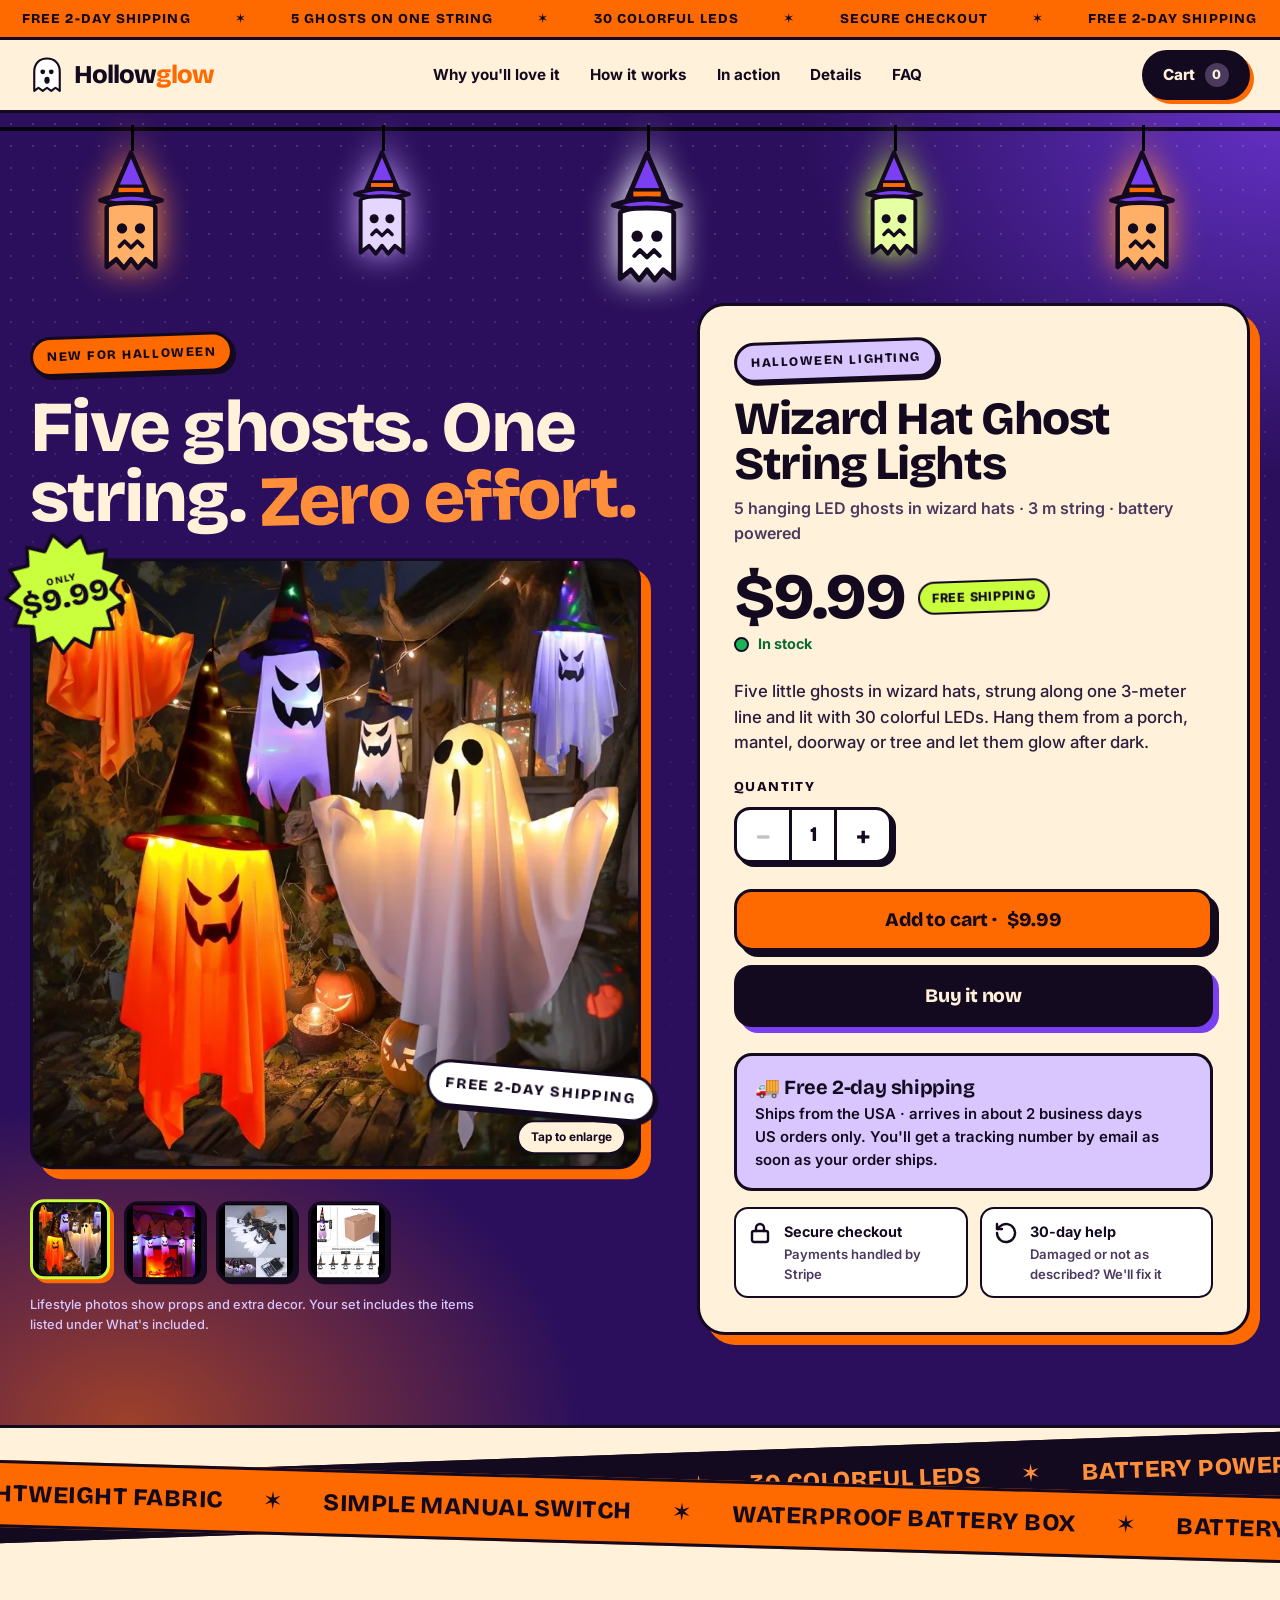
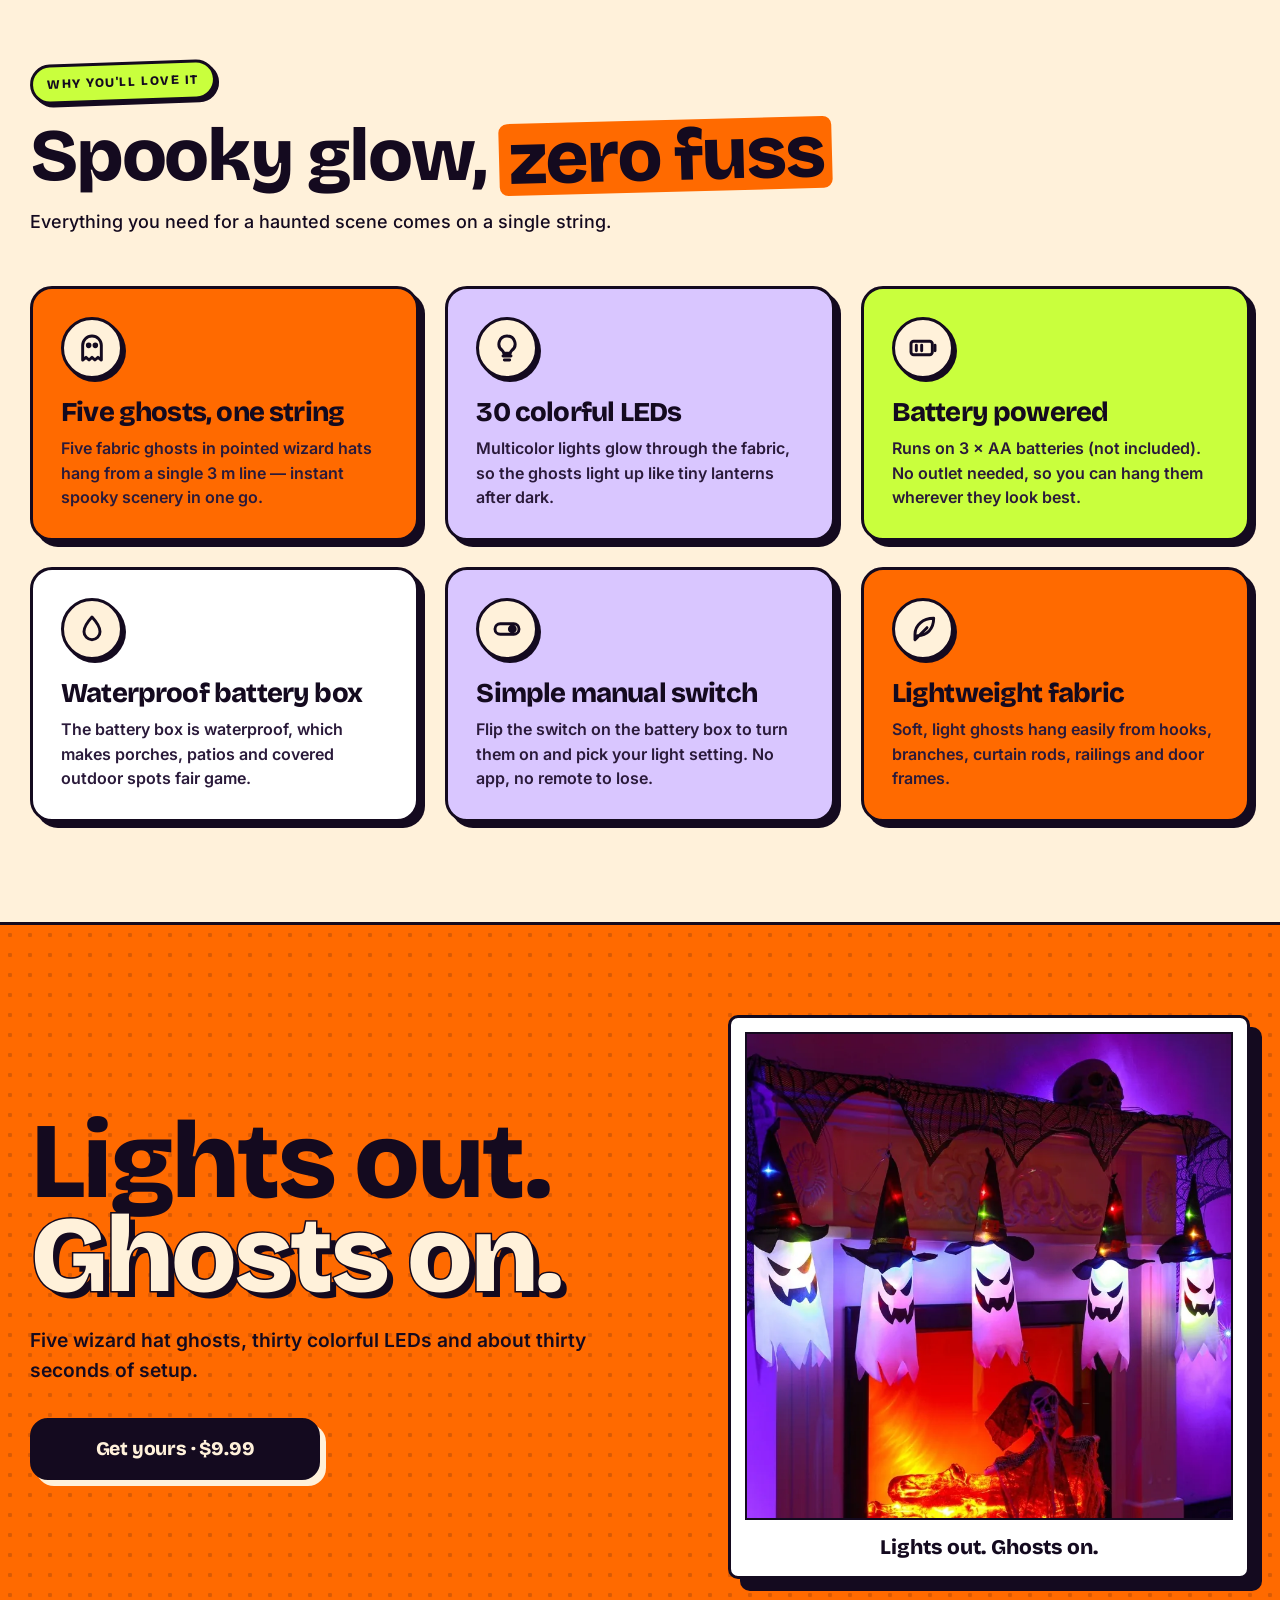
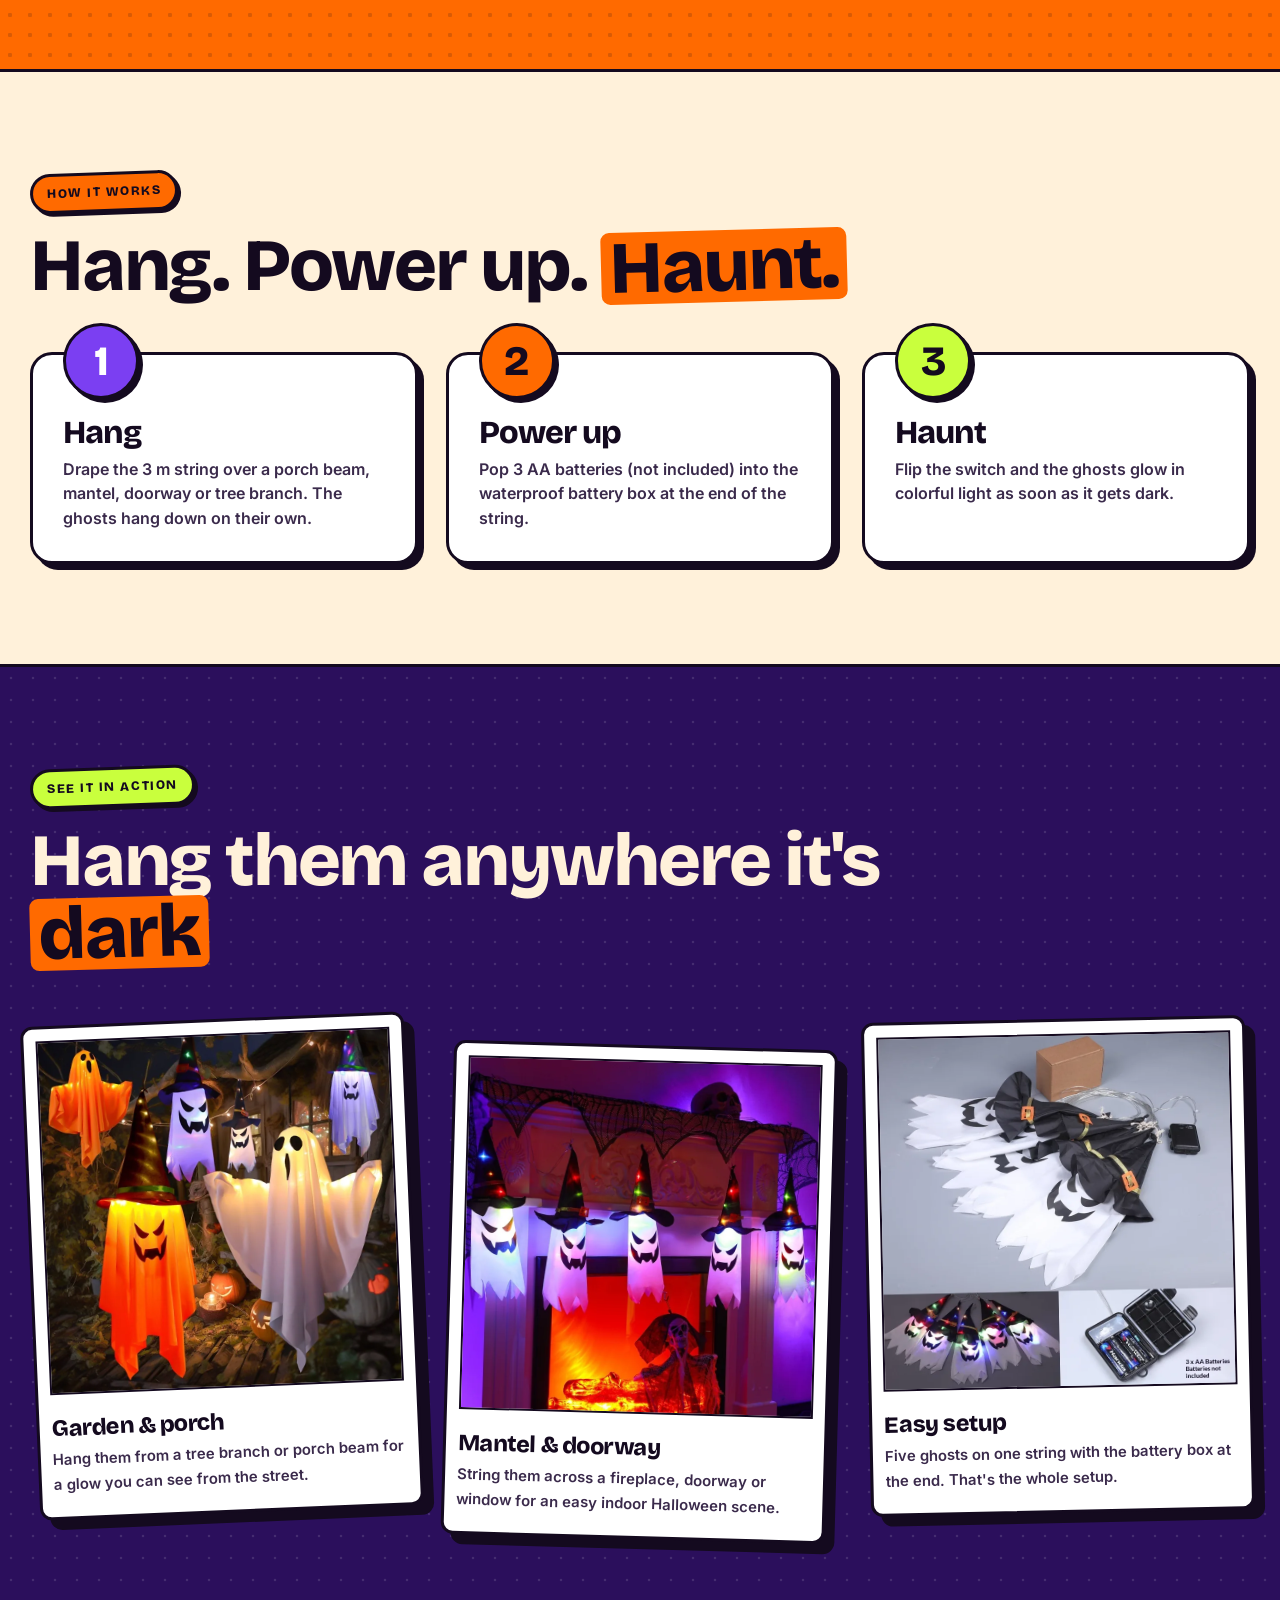
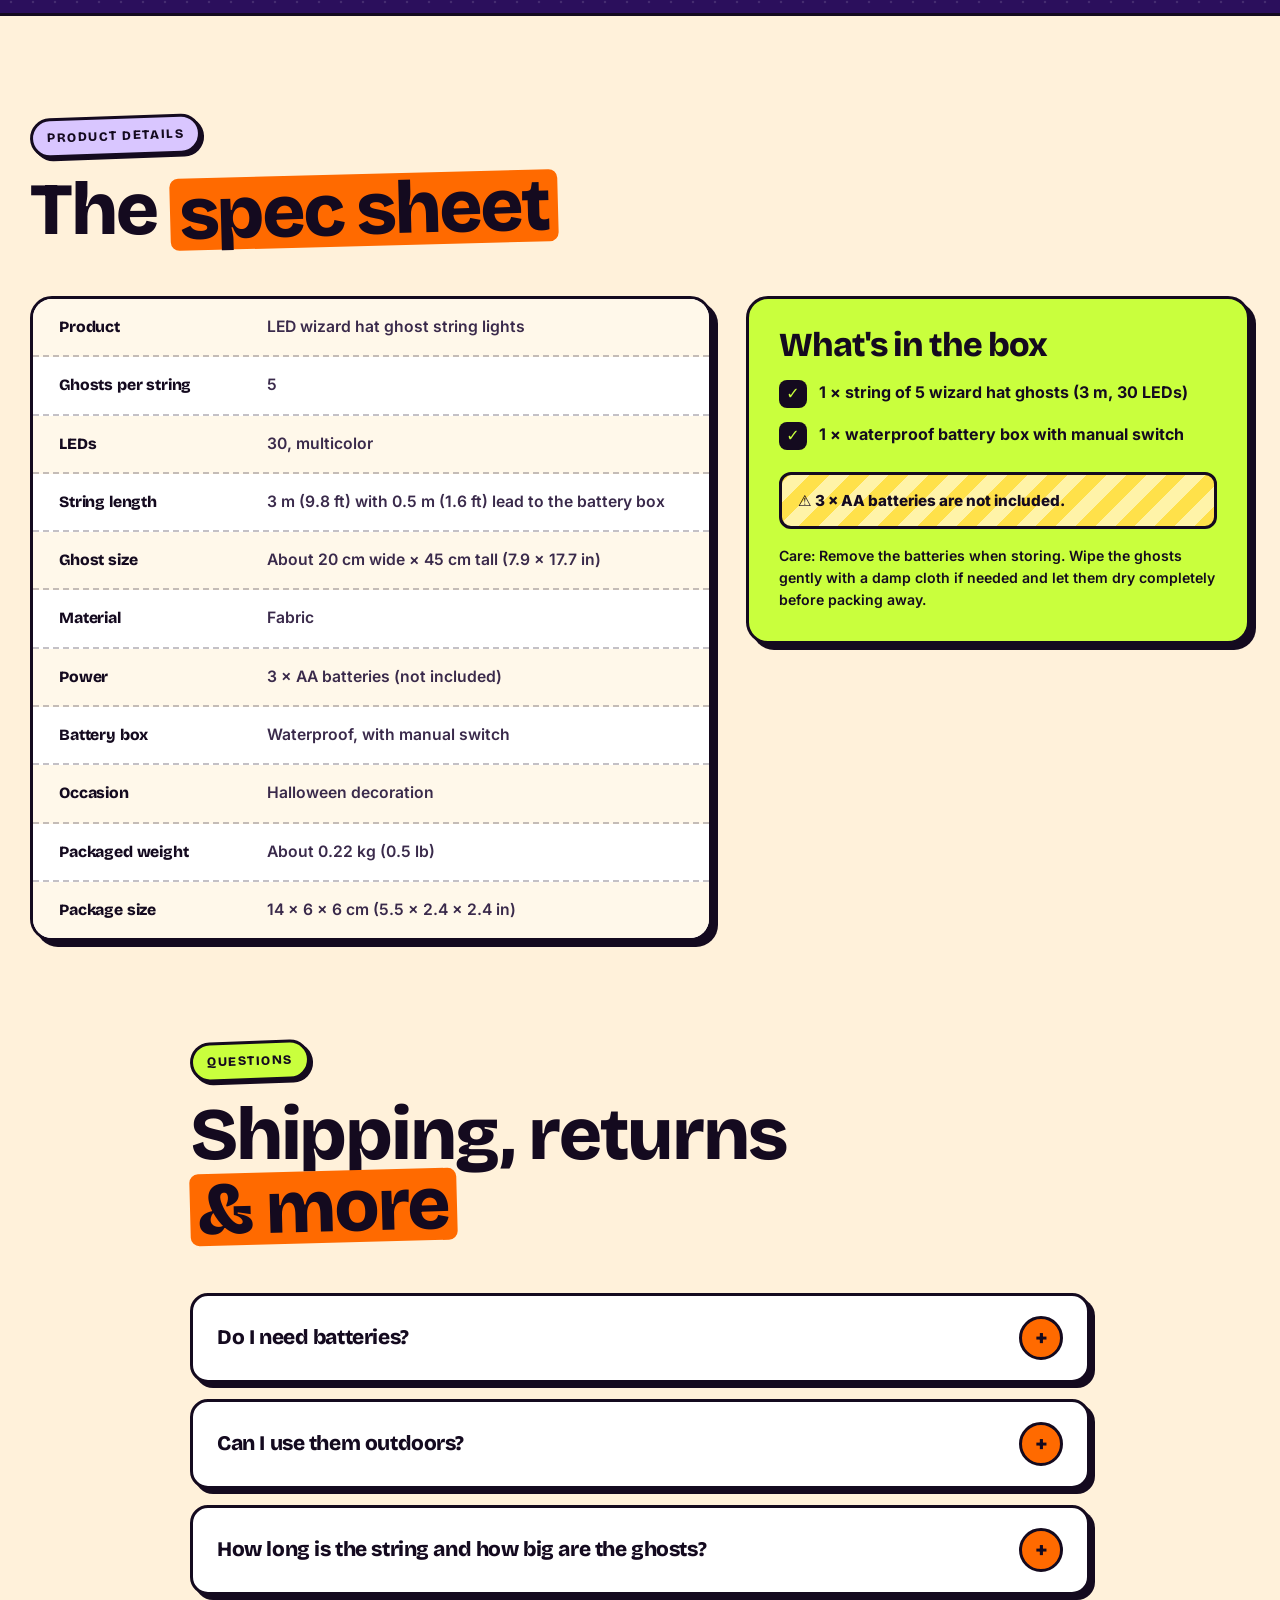
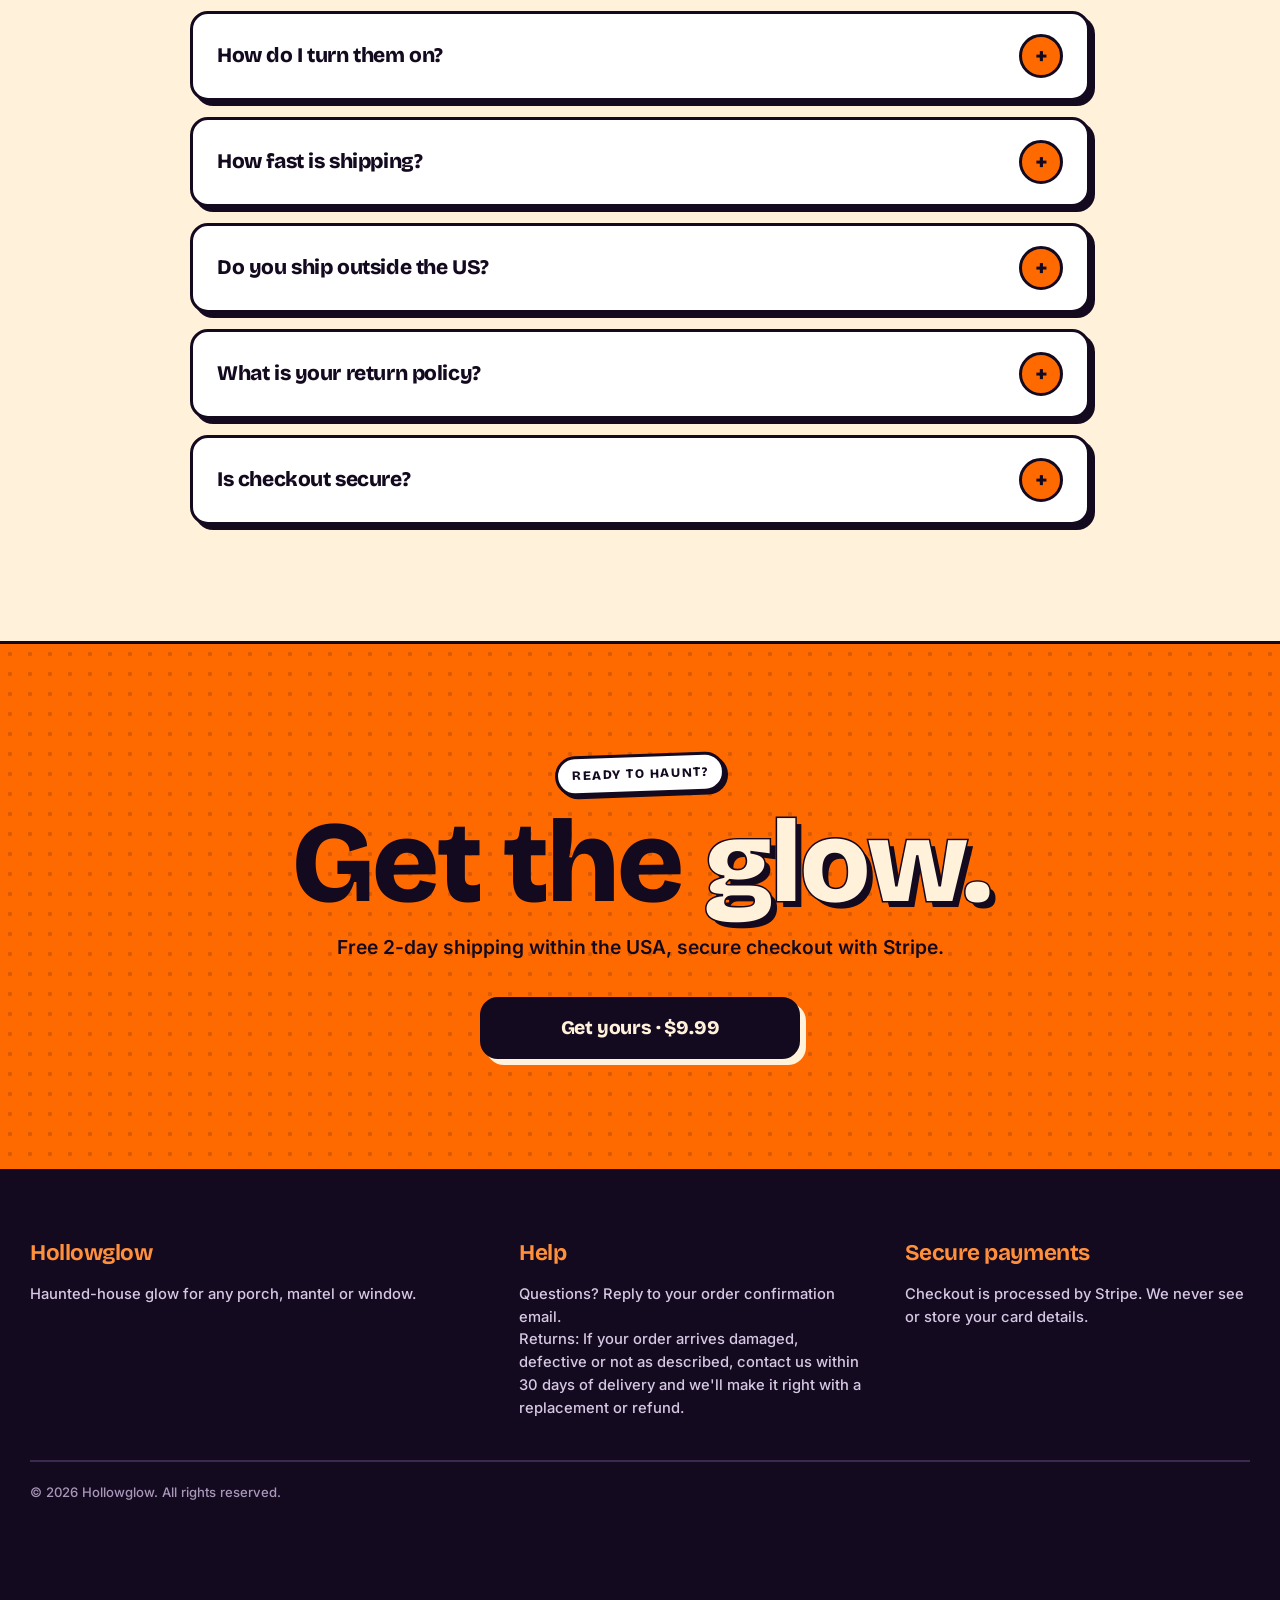
<file: index.html>
<!doctype html>
<html lang="en">
<head>
<meta charset="utf-8">
<meta name="viewport" content="width=device-width,initial-scale=1,viewport-fit=cover">
<title>Wizard Hat Ghost String Lights – 5 LED Halloween Ghosts | Hollowglow</title>
<meta name="description" content="Hang 5 glowing wizard hat ghosts on one 3 m string with 30 colorful LEDs. Battery powered with a waterproof battery box. $9.99 with free 2-day US shipping.">
<meta name="theme-color" content="#ff6a00">
<meta property="og:type" content="product">
<meta property="og:title" content="Wizard Hat Ghost String Lights – Hollowglow">
<meta property="og:description" content="5 hanging LED ghosts in wizard hats on a 3 m string. Battery powered. $9.99 with free 2-day US shipping.">
<meta property="og:image" content="images/ghosts-night.jpg">
<meta name="twitter:card" content="summary_large_image">
<link rel="icon" href="data:image/svg+xml,%3Csvg xmlns='http://www.w3.org/2000/svg' viewBox='0 0 100 100'%3E%3Ctext y='.9em' font-size='90'%3E%F0%9F%91%BB%3C/text%3E%3C/svg%3E">
<link rel="preload" href="fonts/bricolage.woff2" as="font" type="font/woff2" crossorigin>
<link rel="preload" href="fonts/inter.woff2" as="font" type="font/woff2" crossorigin>
<link rel="preload" as="image" href="images/ghosts-night.webp">
<link rel="stylesheet" href="css/style.css">
</head>
<body>
<svg width="0" height="0" style="position:absolute" aria-hidden="true">
  <symbol id="ghost" viewBox="0 0 64 72"><path d="M8 66V30C8 14 18 5 32 5s24 9 24 25v36l-8-6-8 6-8-6-8 6-8-6z" fill="#fff" stroke="#140a1f" stroke-width="4" stroke-linejoin="round"/><circle cx="24" cy="30" r="4.5" fill="#140a1f"/><circle cx="40" cy="30" r="4.5" fill="#140a1f"/><ellipse cx="32" cy="46" rx="5" ry="6.5" fill="#140a1f"/></symbol>
  <symbol id="gw" viewBox="0 0 64 104">
    <path d="M32 3 47 38H17z" fill="#7b3ff2" stroke="#140a1f" stroke-width="3.5" stroke-linejoin="round"/>
    <rect x="21" y="29" width="22" height="6" fill="#ff6a00" stroke="#140a1f" stroke-width="2.5"/>
    <path d="M8 40q24-9 48 0q-24 7-48 0z" fill="#7b3ff2" stroke="#140a1f" stroke-width="3.5" stroke-linejoin="round"/>
    <path d="M13 46q0-4 19-4t19 4v46l-7.5-6-6 7-5.5-7-5.5 7-6-7-7.5 6z" fill="currentColor" stroke="#140a1f" stroke-width="3.5" stroke-linejoin="round"/>
    <circle cx="25" cy="62" r="4" fill="#140a1f"/><circle cx="39" cy="62" r="4" fill="#140a1f"/>
    <path d="M23 76l4-4 5 5 5-5 4 4" fill="none" stroke="#140a1f" stroke-width="3" stroke-linecap="round" stroke-linejoin="round"/>
  </symbol>
</svg>

<div class="top-tape" aria-label="Announcement"><div class="track" id="topTrack"></div></div>
<header class="nav">
  <div class="wrap nav-in">
    <a class="logo" href="#top" aria-label="Hollowglow home"><svg aria-hidden="true"><use href="#ghost"/></svg><span>Hollow<em>glow</em></span></a>
    <nav class="links" aria-label="Main"><a href="#love">Why you'll love it</a><a href="#how">How it works</a><a href="#action">In action</a><a href="#details">Details</a><a href="#faq">FAQ</a></nav>
    <button class="cart-btn" id="openCart" aria-label="Open cart">Cart <span class="cart-count" id="cartCount" data-n="0">0</span></button>
  </div>
</header>

<main id="top">
<section class="hero">
  <div class="hang" aria-hidden="true">
    <span class="gh"><svg viewBox="0 0 64 104"><use href="#gw"/></svg></span>
    <span class="gh"><svg viewBox="0 0 64 104"><use href="#gw"/></svg></span>
    <span class="gh"><svg viewBox="0 0 64 104"><use href="#gw"/></svg></span>
    <span class="gh"><svg viewBox="0 0 64 104"><use href="#gw"/></svg></span>
    <span class="gh"><svg viewBox="0 0 64 104"><use href="#gw"/></svg></span>
  </div>
  <div class="wrap product-grid">
    <div class="gallery" aria-label="Product photos">
      <div class="hero-head">
        <span class="tag o" id="heroTag"></span>
        <p class="display" id="heroHead"></p>
      </div>
      <div class="stage-wrap">
      <div class="stage" id="stage" tabindex="0" role="button" aria-label="Open photo full screen">
        <img id="mainImg" width="800" height="800" alt="" fetchpriority="high" decoding="async">
        <button class="arrow prev" id="prev" aria-label="Previous photo">‹</button>
        <button class="arrow next" id="next" aria-label="Next photo">›</button>
        <span class="hint">Tap to enlarge</span>
      </div>
      <div class="burst" aria-hidden="true"><svg id="burstSvg" viewBox="0 0 100 100"></svg><b id="burstPrice"></b></div>
      <span class="tag w ship-sticker" id="shipSticker"></span>
      </div>
      <div class="thumbs" id="thumbs"></div>
      <p class="photo-note" id="photoNote"></p>
    </div>

    <div class="buy" id="buy">
      <span class="tag p">Halloween lighting</span>
      <h1 id="title"></h1>
      <p class="sub" id="subtitle"></p>
      <div class="price-row"><span class="price" id="price"></span><span class="compare" id="compare" hidden></span><span class="save" id="save" hidden></span><span class="freeship" id="freeship" hidden>Free shipping</span></div>
      <span class="stock" id="stock"></span>
      <p class="desc" id="short"></p>
      <div class="field" id="variantField" hidden><span class="lbl">Style</span><div class="chips" id="variants" role="group" aria-label="Style"></div></div>
      <div class="field"><span class="lbl" id="qtyLbl">Quantity</span>
        <div class="qty" role="group" aria-labelledby="qtyLbl"><button id="qMinus" aria-label="Decrease quantity">−</button><output id="qVal" aria-live="polite">1</output><button id="qPlus" aria-label="Increase quantity">+</button></div>
      </div>
      <div class="cta" id="cta">
        <button class="btn btn-primary" id="addBtn">Add to cart · <span id="addPrice"></span></button>
        <button class="btn btn-dark" id="buyBtn">Buy it now</button>
      </div>
      <div class="ship-card"><strong id="shipHead"></strong><span id="shipEst"></span><br><span id="shipNote"></span></div>
      <div class="trust">
        <div><svg viewBox="0 0 24 24" fill="none" stroke="#140a1f" stroke-width="2.4" stroke-linecap="round" stroke-linejoin="round"><rect x="4" y="10" width="16" height="11" rx="2"/><path d="M8 10V7a4 4 0 0 1 8 0v3"/></svg><span><b>Secure checkout</b>Payments handled by Stripe</span></div>
        <div><svg viewBox="0 0 24 24" fill="none" stroke="#140a1f" stroke-width="2.4" stroke-linecap="round" stroke-linejoin="round"><path d="M3 12a9 9 0 1 0 3-6.7L3 8"/><path d="M3 3v5h5"/></svg><span><b>30-day help</b>Damaged or not as described? We'll fix it</span></div>
      </div>
    </div>
  </div>
</section>

<div class="tapes" aria-hidden="true"><div class="tape a"><div class="track" id="tapeA"></div></div><div class="tape b"><div class="track" id="tapeB"></div></div></div>

<section class="block" id="love"><div class="wrap">
  <div class="sec-head reveal"><span class="tag">Why you'll love it</span><h2>Spooky glow, <mark>zero fuss</mark></h2><p>Everything you need for a haunted scene comes on a single string.</p></div>
  <div class="cards" id="features"></div>
</div></section>

<section class="banner" id="banner"><div class="wrap banner-grid">
  <div class="reveal"><h2 id="bannerH"></h2><p id="bannerP"></p><button class="btn" id="bannerBtn"></button></div>
  <figure class="polaroid reveal"><img src="images/mantel-glow.webp" alt="Row of five hanging wizard hat ghosts lit with colorful LEDs above a fireplace" width="800" height="800" loading="lazy"><figcaption>Lights out. Ghosts on.</figcaption></figure>
</div></section>

<section class="block" id="how"><div class="wrap">
  <div class="sec-head reveal"><span class="tag o">How it works</span><h2>Hang. Power up. <mark>Haunt.</mark></h2></div>
  <div class="steps" id="steps"></div>
</div></section>

<section class="block action-sec" id="action"><div class="wrap">
  <div class="sec-head reveal"><span class="tag">See it in action</span><h2>Hang them anywhere it's <mark>dark</mark></h2></div>
  <div class="action" id="inAction"></div>
</div></section>

<section class="block" id="details"><div class="wrap">
  <div class="sec-head reveal"><span class="tag p">Product details</span><h2>The <mark>spec sheet</mark></h2></div>
  <div class="two">
    <dl class="specs reveal" id="specs"></dl>
    <aside class="incl reveal" id="included"></aside>
  </div>
</div></section>

<section class="block" id="faq" style="padding-top:0"><div class="wrap faq-wrap">
  <div class="sec-head reveal"><span class="tag">Questions</span><h2>Shipping, returns <mark>&amp; more</mark></h2></div>
  <div id="faqList"></div>
</div></section>

<section class="final"><div class="wrap reveal">
  <span class="tag w">Ready to haunt?</span>
  <h2>Get the <span>glow.</span></h2>
  <p id="finalP"></p>
  <button class="btn" id="finalBtn"></button>
</div></section>
</main>

<footer class="site"><div class="wrap">
  <div class="foot">
    <div><h4 id="fBrand"></h4><p id="fTag"></p></div>
    <div><h4>Help</h4><p id="fHelp"></p></div>
    <div><h4>Secure payments</h4><p>Checkout is processed by Stripe. We never see or store your card details.</p></div>
  </div>
  <p class="copy" id="fCopy"></p>
</div></footer>

<div class="sticky" id="sticky"><div><div class="p" id="stickyPrice"></div><small id="stickySmall"></small></div><button class="btn btn-primary" id="stickyAdd">Add to cart</button></div>

<div class="scrim" id="scrim"></div>
<aside class="drawer" id="drawer" aria-label="Shopping cart" aria-hidden="true">
  <header><h2>Your cart</h2><button class="x" id="closeCart" aria-label="Close cart">✕</button></header>
  <div class="d-body" id="dBody"></div>
  <div class="d-foot" id="dFoot"></div>
</aside>

<div class="lb" id="lb" role="dialog" aria-modal="true" aria-label="Photo viewer">
  <button class="x" id="lbClose" aria-label="Close">✕</button>
  <button class="arrow prev" id="lbPrev" aria-label="Previous">‹</button>
  <img id="lbImg" alt="">
  <button class="arrow next" id="lbNext" aria-label="Next">›</button>
  <span class="count" id="lbCount"></span>
</div>
<div class="toast" id="toast" role="status"></div>
<noscript><p style="padding:20px;text-align:center">Please enable JavaScript to shop.</p></noscript>
<script src="js/product.js?v=4"></script>
<script src="js/app.js?v=4"></script>
</body>
</html>
</file>
<file: css/style.css>
@font-face{font-family:"Bricolage";src:url("../fonts/bricolage.woff2") format("woff2");font-weight:200 800;font-display:swap}
@font-face{font-family:"Inter";src:url("../fonts/inter.woff2") format("woff2");font-weight:100 900;font-display:swap}
:root{
  --ink:#140a1f; --cream:#fff1da; --cream-2:#ffe2b8; --paper:#fffaf0;
  --orange:#ff6a00; --orange-2:#ff8f3a; --purple:#7b3ff2; --purple-d:#2b0f5c; --lilac:#d9c6ff; --lime:#c9ff3d;
  --b:3px; --r:22px; --hard:6px 6px 0 var(--ink);
  --display:"Bricolage","Arial Black",system-ui,sans-serif; --sans:"Inter",system-ui,-apple-system,"Segoe UI",Roboto,sans-serif;
}
*{box-sizing:border-box;margin:0}
html{scroll-behavior:smooth;-webkit-text-size-adjust:100%;scroll-padding-top:100px}
body{font-family:var(--sans);font-weight:500;color:var(--ink);background:var(--cream);line-height:1.55;overflow-x:hidden;-webkit-font-smoothing:antialiased}
img{max-width:100%;display:block}
a{color:inherit}
button{font:inherit;cursor:pointer;border:0;background:none;color:inherit}
:focus-visible{outline:4px solid var(--purple);outline-offset:3px;border-radius:8px}
.wrap{width:min(1220px,100% - 40px);margin-inline:auto;position:relative;z-index:2}
h1,h2,h3,.display{font-family:var(--display);font-weight:800;line-height:.98;letter-spacing:-.03em}
.tag{display:inline-block;font-family:var(--display);font-weight:800;font-size:.8rem;letter-spacing:.12em;text-transform:uppercase;padding:7px 14px;border:var(--b) solid var(--ink);border-radius:99px;background:var(--lime);color:var(--ink);transform:rotate(-2deg);box-shadow:3px 3px 0 var(--ink)}
.tag.o{background:var(--orange)}.tag.p{background:var(--lilac)}.tag.w{background:#fff}

/* ===== top tape + nav ===== */
.top-tape{background:var(--orange);color:var(--ink);border-bottom:var(--b) solid var(--ink);overflow:hidden;font-family:var(--display);font-weight:800;font-size:.85rem;letter-spacing:.08em;text-transform:uppercase;padding:8px 0;white-space:nowrap}
.top-tape .track{display:flex;width:max-content;animation:marq 30s linear infinite}
.top-tape span{padding:0 22px}
.top-tape span::after{content:"✶";margin-left:44px}
@keyframes marq{to{transform:translateX(-50%)}}
header.nav{position:sticky;top:0;z-index:50;background:var(--cream);border-bottom:var(--b) solid var(--ink)}
.nav-in{display:flex;align-items:center;justify-content:space-between;height:70px}
.logo{display:flex;align-items:center;gap:10px;text-decoration:none;font-family:var(--display);font-weight:800;font-size:1.6rem;letter-spacing:-.04em}
.logo svg{width:34px;height:40px;transition:transform .3s}
.logo:hover svg{transform:rotate(-12deg) scale(1.1)}
.logo em{font-style:normal;color:var(--orange);-webkit-text-stroke:0}
.links{display:flex;gap:26px;font-weight:700;font-size:.95rem}
.links a{text-decoration:none;padding:6px 2px;background:linear-gradient(var(--orange),var(--orange)) 0 100%/0 4px no-repeat;transition:background-size .25s}
.links a:hover{background-size:100% 4px}
.cart-btn{display:flex;align-items:center;gap:10px;padding:10px 18px;border-radius:99px;background:var(--ink);color:var(--cream);font-weight:800;font-size:.95rem;border:var(--b) solid var(--ink);box-shadow:4px 4px 0 var(--orange);transition:transform .15s,box-shadow .15s}
.cart-btn:hover{transform:translate(2px,2px);box-shadow:2px 2px 0 var(--orange)}
.cart-count{min-width:24px;height:24px;border-radius:99px;background:var(--orange);color:var(--ink);font-size:.8rem;display:grid;place-items:center;font-weight:800;padding:0 6px}
.cart-count[data-n="0"]{background:#4a3a5e;color:var(--cream)}
.cart-count.pop{animation:pop .4s}
@keyframes pop{50%{transform:scale(1.5)}}

/* ===== hero ===== */
.hero{position:relative;background:var(--purple-d);color:var(--cream);padding:190px 0 90px;overflow:hidden;isolation:isolate;border-bottom:var(--b) solid var(--ink)}
.hero::before{content:"";position:absolute;inset:0;z-index:-2;background:radial-gradient(700px 500px at 10% 100%,rgba(255,106,0,.55),transparent 65%),radial-gradient(800px 600px at 100% 0,rgba(123,63,242,.7),transparent 60%)}
.hero::after{content:"";position:absolute;inset:0;z-index:-1;background-image:radial-gradient(rgba(255,255,255,.14) 1.4px,transparent 1.6px);background-size:22px 22px;mask-image:linear-gradient(180deg,#000,transparent 85%);-webkit-mask-image:linear-gradient(180deg,#000,transparent 85%)}
.hang{position:absolute;top:0;left:0;right:0;height:210px;z-index:1;pointer-events:none}
.hang::before{content:"";position:absolute;left:-2%;right:-2%;top:14px;height:0;border-top:4px solid #000;opacity:.85}
.gh{position:absolute;top:14px;width:82px;transform-origin:50% 0;animation:sway 4.4s ease-in-out infinite;color:#fff;filter:drop-shadow(0 0 16px var(--g,#ff8f3a))}
.gh::before{content:"";position:absolute;left:50%;top:-2px;height:26px;border-left:3px solid #000}
.gh svg{display:block;width:100%;height:auto;margin-top:22px}
.gh:nth-child(1){left:7%;--g:#ff8f3a;color:#ffb066;animation-delay:-.6s}
.gh:nth-child(2){left:27%;--g:#c9a4ff;color:#e4d6ff;animation-delay:-1.9s;width:72px}
.gh:nth-child(3){left:47%;--g:#ffffff;color:#fff;animation-delay:-3s;width:90px}
.gh:nth-child(4){left:67%;--g:#c9ff3d;color:#e6ffa3;animation-delay:-1.2s;width:72px}
.gh:nth-child(5){left:86%;--g:#ff8f3a;color:#ffb066;animation-delay:-2.4s}
@keyframes sway{0%,100%{transform:rotate(-5deg)}50%{transform:rotate(5deg)}}
.product-grid{display:grid;grid-template-columns:minmax(0,1.05fr) minmax(0,.95fr);gap:56px;align-items:start}
.product-grid>*{min-width:0}
.hero-head{margin-bottom:26px}
.hero-head .display{font-size:clamp(2.6rem,5.6vw,5rem);margin-top:18px;color:var(--cream)}
.hero-head .display span{color:var(--orange-2);display:inline-block;transform:rotate(-1.5deg)}
.gallery{position:sticky;top:96px}
.stage-wrap{position:relative}
.stage{position:relative;aspect-ratio:1/1;border-radius:var(--r);overflow:hidden;background:#000;border:var(--b) solid var(--ink);box-shadow:10px 10px 0 var(--orange);cursor:zoom-in}
.stage>img{width:100%;height:100%;object-fit:cover;transition:opacity .3s,transform .25s;will-change:transform}
.stage.zoom>img{transform:scale(2);transition:transform .15s}
.hint{position:absolute;right:12px;bottom:12px;background:var(--cream);color:var(--ink);font-weight:700;font-size:.74rem;padding:6px 12px;border-radius:99px;border:2px solid var(--ink);pointer-events:none}
.arrow{position:absolute;top:50%;transform:translateY(-50%);width:46px;height:46px;border-radius:50%;background:var(--cream);color:var(--ink);border:var(--b) solid var(--ink);display:grid;place-items:center;font-size:1.5rem;line-height:1;font-weight:800;opacity:0;transition:.2s;z-index:3;box-shadow:3px 3px 0 var(--ink)}
.stage:hover .arrow,.arrow:focus-visible{opacity:1}
.arrow:hover{background:var(--orange)}
.arrow.prev{left:12px}.arrow.next{right:12px}
.burst{position:absolute;z-index:4;left:-26px;top:-26px;width:122px;height:122px;display:grid;place-items:center;transform:rotate(-12deg);pointer-events:none;animation:wob 5s ease-in-out infinite}
.burst svg{position:absolute;inset:0;width:100%;height:100%}
.burst b{position:relative;font-family:var(--display);font-weight:800;line-height:.9;text-align:center;font-size:1.9rem;color:var(--ink)}
.burst small{display:block;font-size:.62rem;letter-spacing:.14em;text-transform:uppercase}
@keyframes wob{50%{transform:rotate(-6deg) scale(1.05)}}
.ship-sticker{position:absolute;z-index:4;right:-14px;bottom:56px;transform:rotate(5deg);pointer-events:none;font-size:.92rem;padding:9px 16px}
.thumbs{display:flex;gap:12px;margin-top:26px;overflow-x:auto;scrollbar-width:none;padding:6px 8px 12px 2px}
.thumbs::-webkit-scrollbar{display:none}
.thumb{flex:0 0 80px;height:80px;border-radius:14px;overflow:hidden;border:var(--b) solid var(--ink);background:#000;transition:transform .15s,box-shadow .15s;box-shadow:3px 3px 0 var(--ink)}
.thumb img{width:100%;height:100%;object-fit:cover}
.thumb:hover{transform:translate(-2px,-2px);box-shadow:5px 5px 0 var(--ink)}
.thumb[aria-current="true"]{border-color:var(--lime);box-shadow:4px 4px 0 var(--orange);transform:translate(-2px,-2px)}
.photo-note{font-size:.8rem;color:var(--lilac);max-width:56ch;margin-top:2px;font-weight:500}

/* buy box */
.buy{background:var(--cream);color:var(--ink);border:var(--b) solid var(--ink);border-radius:28px;box-shadow:10px 10px 0 var(--orange);padding:34px;position:relative}
.buy h1{font-size:clamp(2.1rem,3.6vw,3rem);margin:16px 0 10px}
.buy .sub{color:#4b3a5e;font-weight:600}
.price-row{display:flex;align-items:center;flex-wrap:wrap;gap:14px;margin:22px 0 8px}
.price{font-family:var(--display);font-weight:800;font-size:4rem;line-height:.9;letter-spacing:-.04em}
.compare{color:#7b6a8c;text-decoration:line-through;font-size:1.3rem;font-weight:700}
.save{background:var(--orange);color:var(--ink);font-weight:800;font-size:.8rem;padding:4px 11px;border-radius:99px;border:2px solid var(--ink)}
.freeship{background:var(--lime);border:2px solid var(--ink);border-radius:99px;padding:5px 12px;font-weight:800;font-size:.78rem;text-transform:uppercase;letter-spacing:.06em;transform:rotate(-2deg)}
.stock{display:inline-flex;align-items:center;gap:9px;font-weight:700;font-size:.9rem;color:#0c6b35}
.stock::before{content:"";width:11px;height:11px;border-radius:50%;background:#18b35a;border:2px solid var(--ink)}
.desc{margin:20px 0;font-size:1.04rem;color:#2c1d3d}
.field{margin:20px 0}
.field .lbl{display:block;font-family:var(--display);font-weight:800;font-size:.85rem;letter-spacing:.1em;text-transform:uppercase;margin-bottom:10px}
.chips{display:flex;flex-wrap:wrap;gap:10px}
.chip{padding:11px 18px;border-radius:14px;border:var(--b) solid var(--ink);background:#fff;font-weight:700}
.chip[aria-pressed="true"]{background:var(--lime);box-shadow:3px 3px 0 var(--ink)}
.qty{display:inline-flex;align-items:center;border:var(--b) solid var(--ink);border-radius:16px;background:#fff;box-shadow:4px 4px 0 var(--ink)}
.qty button{width:52px;height:50px;font-size:1.5rem;font-weight:800;transition:background .15s}
.qty button:first-child{border-radius:12px 0 0 12px}.qty button:last-child{border-radius:0 12px 12px 0}
.qty button:hover:not(:disabled){background:var(--lime)}
.qty button:disabled{opacity:.25;cursor:not-allowed}
.qty output{min-width:48px;text-align:center;font-family:var(--display);font-weight:800;font-size:1.3rem;border-inline:var(--b) solid var(--ink);line-height:50px}
.cta{display:grid;gap:14px;margin-top:26px}
.btn{display:flex;align-items:center;justify-content:center;gap:10px;min-height:62px;border-radius:18px;font-family:var(--display);font-weight:800;font-size:1.2rem;letter-spacing:-.01em;border:var(--b) solid var(--ink);text-decoration:none;padding:0 26px;transition:transform .12s,box-shadow .12s,background .15s}
.btn-primary{background:var(--orange);color:var(--ink);box-shadow:6px 6px 0 var(--ink)}
.btn-primary:hover{transform:translate(-2px,-2px);box-shadow:8px 8px 0 var(--ink);background:var(--orange-2)}
.btn-primary:active{transform:translate(4px,4px);box-shadow:2px 2px 0 var(--ink)}
.btn-dark{background:var(--ink);color:var(--cream);box-shadow:6px 6px 0 var(--purple)}
.btn-dark:hover{transform:translate(-2px,-2px);box-shadow:8px 8px 0 var(--purple)}
.btn-dark:active{transform:translate(4px,4px);box-shadow:2px 2px 0 var(--purple)}
.btn[disabled]{opacity:.5;cursor:not-allowed}
.ship-card{margin-top:26px;background:var(--lilac);border:var(--b) solid var(--ink);border-radius:18px;padding:16px 18px;font-size:.93rem;line-height:1.55;font-weight:600}
.ship-card strong{font-family:var(--display);font-size:1.25rem;letter-spacing:-.02em;display:block}
.trust{display:grid;grid-template-columns:1fr 1fr;gap:12px;margin-top:16px}
.trust div{display:flex;gap:12px;align-items:flex-start;font-size:.82rem;background:#fff;border:2px solid var(--ink);border-radius:14px;padding:12px;font-weight:600;color:#4b3a5e}
.trust b{display:block;color:var(--ink);font-size:.9rem}
.trust svg{flex:0 0 24px;width:24px;height:24px}

/* ===== tapes ===== */
.tapes{position:relative;height:150px;margin-block:-8px;z-index:5;overflow:hidden}
.tape{position:absolute;left:-5%;right:-5%;overflow:hidden;white-space:nowrap;border-block:var(--b) solid var(--ink);font-family:var(--display);font-weight:800;text-transform:uppercase;letter-spacing:.02em;font-size:1.5rem;padding:12px 0}
.tape .track{display:flex;width:max-content;animation:marq 40s linear infinite}
.tape span{padding:0 20px}.tape span::after{content:"✶";margin-left:40px}
.tape.a{top:34px;background:var(--ink);color:var(--orange-2);transform:rotate(-2deg)}
.tape.b{top:58px;background:var(--orange);color:var(--ink);transform:rotate(1.6deg)}
.tape.b .track{animation-direction:reverse;animation-duration:46s}

/* ===== sections ===== */
section.block{padding:100px 0;position:relative}
.sec-head{max-width:860px;margin-bottom:50px}
.sec-head h2{font-size:clamp(2.4rem,6vw,4.6rem);margin-top:18px}
.sec-head h2 mark{background:var(--orange);color:var(--ink);padding:0 .12em;border-radius:.12em;display:inline-block;transform:rotate(-1.5deg)}
.sec-head p{margin-top:16px;font-size:1.12rem;max-width:54ch}
.cards{display:grid;grid-template-columns:repeat(3,1fr);gap:26px}
.card{border:var(--b) solid var(--ink);border-radius:var(--r);padding:28px;box-shadow:var(--hard);transition:transform .18s,box-shadow .18s;position:relative}
.card:hover{transform:translate(-4px,-4px) rotate(-.6deg);box-shadow:11px 11px 0 var(--ink)}
.card:nth-child(6n+1){background:var(--orange)}
.card:nth-child(6n+2){background:var(--lilac)}
.card:nth-child(6n+3){background:var(--lime)}
.card:nth-child(6n+4){background:#fff}
.card:nth-child(6n+5){background:var(--lilac)}
.card:nth-child(6n){background:var(--orange)}
.card .ico{width:62px;height:62px;border-radius:50%;background:var(--cream);border:var(--b) solid var(--ink);display:grid;place-items:center;margin-bottom:20px;box-shadow:3px 3px 0 var(--ink)}
.card .ico svg{width:32px;height:32px;stroke:var(--ink);fill:none;stroke-width:2.2;stroke-linecap:round;stroke-linejoin:round}
.card h3{font-size:1.7rem;margin-bottom:10px}
.card p{font-size:1rem;font-weight:600;color:#2a1a3a}

.banner{background:var(--orange);border-block:var(--b) solid var(--ink);padding:90px 0;position:relative;overflow:hidden}
.banner::before{content:"";position:absolute;inset:0;background-image:radial-gradient(rgba(20,10,31,.16) 2px,transparent 2.4px);background-size:20px 20px}
.banner-grid{display:grid;grid-template-columns:1.1fr .9fr;gap:60px;align-items:center}
.banner h2{font-size:clamp(3rem,8.4vw,7.2rem);line-height:.88}
.banner h2 span{color:var(--cream);-webkit-text-stroke:3px var(--ink);paint-order:stroke fill;text-shadow:6px 6px 0 var(--ink)}
.banner p{font-size:1.2rem;margin:22px 0 32px;max-width:46ch;font-weight:600}
.banner .btn{display:inline-flex;min-width:290px;background:var(--ink);color:var(--cream);box-shadow:6px 6px 0 var(--cream)}
.banner .btn:hover{box-shadow:8px 8px 0 var(--cream);transform:translate(-2px,-2px)}
.polaroid{background:#fff;border:var(--b) solid var(--ink);padding:14px 14px 56px;border-radius:10px;box-shadow:12px 12px 0 var(--ink);transform:rotate(3deg);position:relative}
.polaroid img{aspect-ratio:1/1;object-fit:cover;width:100%;height:auto;border:2px solid var(--ink)}
.polaroid figcaption{position:absolute;left:0;right:0;bottom:12px;text-align:center;font-family:var(--display);font-weight:800;font-size:1.3rem}

.steps{display:grid;grid-template-columns:repeat(3,1fr);gap:28px}
.step{background:#fff;border:var(--b) solid var(--ink);border-radius:var(--r);padding:30px;box-shadow:var(--hard);position:relative}
.step .n{width:76px;height:76px;border-radius:50%;background:var(--purple);color:#fff;border:var(--b) solid var(--ink);display:grid;place-items:center;font-family:var(--display);font-weight:800;font-size:2.6rem;margin:-62px 0 18px;box-shadow:4px 4px 0 var(--ink)}
.step:nth-child(2) .n{background:var(--orange);color:var(--ink)}
.step:nth-child(3) .n{background:var(--lime);color:var(--ink)}
.step h3{font-size:2rem;margin-bottom:8px}
.step p{font-weight:600;color:#3a2a4b}

.action-sec{background:var(--purple-d);color:var(--cream);border-block:var(--b) solid var(--ink);overflow:hidden}
.action-sec::before{content:"";position:absolute;inset:0;background-image:radial-gradient(rgba(255,255,255,.12) 1.4px,transparent 1.6px);background-size:22px 22px}
.action{display:grid;grid-template-columns:repeat(3,1fr);gap:34px;align-items:start}
.shot{background:#fff;color:var(--ink);border:var(--b) solid var(--ink);padding:12px 12px 20px;border-radius:12px;box-shadow:10px 10px 0 var(--ink);transition:transform .25s}
.shot:nth-child(1){transform:rotate(-2.4deg)}.shot:nth-child(2){transform:rotate(1.6deg) translateY(26px)}.shot:nth-child(3){transform:rotate(-1.2deg)}
.shot:hover{transform:rotate(0) scale(1.03);z-index:3}
.shot img{aspect-ratio:1/1;object-fit:cover;width:100%;height:auto;border:2px solid var(--ink)}
.shot figcaption{margin-top:16px}
.shot figcaption b{font-family:var(--display);font-weight:800;font-size:1.45rem;display:block;letter-spacing:-.02em}
.shot figcaption span{font-size:.93rem;font-weight:600;color:#3a2a4b}

.two{display:grid;grid-template-columns:1.15fr .85fr;gap:34px;align-items:start}
.specs{background:#fff;border:var(--b) solid var(--ink);border-radius:var(--r);box-shadow:var(--hard);overflow:hidden}
.specs div{display:grid;grid-template-columns:190px 1fr;gap:18px;padding:16px 26px;border-bottom:2px dashed rgba(20,10,31,.25);font-size:.98rem}
.specs div:last-child{border:0}
.specs div:nth-child(odd){background:#fff8ea}
.specs dt{font-family:var(--display);font-weight:800;letter-spacing:-.01em}
.specs dd{margin:0;font-weight:600;color:#3a2a4b}
.incl{background:var(--lime);border:var(--b) solid var(--ink);border-radius:var(--r);box-shadow:var(--hard);padding:30px;position:sticky;top:100px}
.incl h3{font-size:2.1rem;margin-bottom:18px}
.incl ul{list-style:none;padding:0;display:grid;gap:14px}
.incl li{display:flex;gap:12px;font-weight:700}
.incl li::before{content:"✓";flex:0 0 28px;height:28px;border-radius:8px;background:var(--ink);color:var(--lime);font-weight:800;display:grid;place-items:center}
.incl .warn{margin-top:22px;padding:14px 16px;border:var(--b) solid var(--ink);background:repeating-linear-gradient(-45deg,#ffe14a 0 14px,#fff3a8 14px 28px);border-radius:12px;font-weight:800;font-size:.95rem}
.incl .care{margin-top:16px;font-size:.88rem;font-weight:600}

.faq-wrap{max-width:900px}
details.faq{background:#fff;border:var(--b) solid var(--ink);border-radius:18px;margin-bottom:16px;box-shadow:5px 5px 0 var(--ink);transition:box-shadow .15s}
details.faq[open]{background:var(--lilac)}
details.faq summary{list-style:none;cursor:pointer;display:flex;justify-content:space-between;align-items:center;gap:16px;padding:20px 24px;font-family:var(--display);font-weight:800;font-size:1.3rem;letter-spacing:-.02em}
details.faq summary::-webkit-details-marker{display:none}
details.faq summary::after{content:"+";flex:0 0 38px;height:38px;border-radius:50%;background:var(--orange);border:var(--b) solid var(--ink);display:grid;place-items:center;font-size:1.5rem;line-height:1;transition:transform .25s}
details.faq[open] summary::after{transform:rotate(45deg);background:var(--lime)}
details.faq p{padding:0 24px 22px;font-weight:600;max-width:70ch}

.final{background:var(--orange);border-block:var(--b) solid var(--ink);padding:110px 0;text-align:center;position:relative;overflow:hidden}
.final::before{content:"";position:absolute;inset:0;background-image:radial-gradient(rgba(20,10,31,.16) 2px,transparent 2.4px);background-size:20px 20px}
.final h2{font-size:clamp(3rem,9vw,8rem);line-height:.86;margin:20px 0}
.final h2 span{color:var(--cream);-webkit-text-stroke:3px var(--ink);paint-order:stroke fill;text-shadow:6px 6px 0 var(--ink)}
.final p{font-size:1.2rem;margin-bottom:34px;font-weight:600}
.final .btn{display:inline-flex;min-width:320px;background:var(--ink);color:var(--cream);box-shadow:6px 6px 0 var(--cream)}
.final .btn:hover{transform:translate(-2px,-2px);box-shadow:8px 8px 0 var(--cream)}
footer.site{background:var(--ink);color:var(--cream);padding:64px 0 140px;font-size:.92rem}
.foot{display:grid;grid-template-columns:1.3fr 1fr 1fr;gap:40px}
.foot h4{font-family:var(--display);font-size:1.4rem;margin-bottom:12px;color:var(--orange-2);letter-spacing:-.02em}
.foot p{max-width:42ch;color:#d6c8e4;font-weight:500}
.foot a{color:var(--lime)}
.copy{margin-top:40px;padding-top:20px;border-top:2px solid #3a2a4f;color:#a897ba;font-size:.82rem}

/* drawer */
.scrim{position:fixed;inset:0;background:rgba(20,10,31,.6);opacity:0;pointer-events:none;transition:.3s;z-index:60}
.scrim.on{opacity:1;pointer-events:auto}
.drawer{position:fixed;top:0;right:0;bottom:0;width:min(470px,100%);background:var(--cream);border-left:var(--b) solid var(--ink);z-index:70;transform:translateX(106%);transition:transform .38s cubic-bezier(.2,.8,.2,1);display:flex;flex-direction:column}
.drawer.on{transform:none}
.drawer>header{display:flex;justify-content:space-between;align-items:center;padding:20px 22px;background:var(--orange);border-bottom:var(--b) solid var(--ink)}
.drawer h2{font-size:2rem}
.x{width:44px;height:44px;border-radius:50%;border:var(--b) solid var(--ink);background:var(--cream);font-size:1.1rem;font-weight:800;box-shadow:3px 3px 0 var(--ink);transition:.15s}
.x:hover{background:var(--lime)}
.d-body{flex:1;overflow:auto;padding:10px 22px}
.empty{text-align:center;padding:70px 10px;font-weight:700}
.empty .big{font-size:3.4rem}
.line{display:grid;grid-template-columns:82px 1fr auto;gap:14px;padding:18px 0;border-bottom:2px dashed rgba(20,10,31,.3)}
.line img{width:82px;height:82px;border-radius:12px;object-fit:cover;border:var(--b) solid var(--ink)}
.line h3{font-size:1.1rem;letter-spacing:-.01em;line-height:1.1}
.line small{color:#5b4a6e;font-weight:600}
.line .qty{margin-top:10px;box-shadow:3px 3px 0 var(--ink)}
.line .qty button{width:36px;height:36px;font-size:1.1rem}
.line .qty output{min-width:34px;font-size:1rem;line-height:36px}
.line strong{font-family:var(--display);font-size:1.2rem}
.rm{color:#5b4a6e;font-size:.82rem;text-decoration:underline;margin-top:10px;display:block;font-weight:700}
.d-foot{padding:20px 22px 26px;border-top:var(--b) solid var(--ink);background:#fff}
.sum{display:flex;justify-content:space-between;font-weight:600;margin-bottom:6px}
.sum.total{font-family:var(--display);font-weight:800;font-size:1.7rem;margin:12px 0 18px;letter-spacing:-.02em}
.secure{text-align:center;font-size:.8rem;margin-top:14px;font-weight:600;color:#5b4a6e}
.sticky{position:fixed;left:0;right:0;bottom:0;z-index:50;background:var(--cream);border-top:var(--b) solid var(--ink);padding:10px 16px calc(10px + env(safe-area-inset-bottom));display:none;align-items:center;gap:14px;transform:translateY(110%);transition:transform .3s}
.sticky.on{transform:none}
.sticky .p{font-family:var(--display);font-weight:800;font-size:1.8rem;line-height:1;letter-spacing:-.03em}
.sticky small{display:block;font-size:.72rem;font-weight:700;color:#5b4a6e;margin-top:2px}
.sticky .btn{flex:1;min-height:54px;font-size:1.1rem;box-shadow:4px 4px 0 var(--ink)}
.lb{position:fixed;inset:0;background:rgba(20,10,31,.96);z-index:90;display:none;align-items:center;justify-content:center}
.lb.on{display:flex}
.lb img{max-width:92vw;max-height:88vh;object-fit:contain;border:var(--b) solid var(--cream);border-radius:12px;touch-action:pan-y}
.lb .x{position:absolute;top:18px;right:18px}
.lb .arrow{opacity:1;width:54px;height:54px}
.lb .count{position:absolute;bottom:22px;left:50%;transform:translateX(-50%);color:var(--cream);font-weight:700}
.toast{position:fixed;left:50%;top:88px;transform:translate(-50%,-20px);background:var(--ink);color:var(--cream);padding:14px 24px;border-radius:16px;font-weight:700;z-index:95;opacity:0;pointer-events:none;transition:.3s;border:var(--b) solid var(--orange);box-shadow:5px 5px 0 var(--orange);max-width:90vw;text-align:center}
.toast.on{opacity:1;transform:translate(-50%,0)}
.reveal{opacity:0;transform:translateY(34px);transition:opacity .7s ease,transform .7s cubic-bezier(.2,.8,.2,1)}
.reveal.in{opacity:1;transform:none}
.shot.reveal.in:nth-child(1){transform:rotate(-2.4deg)}.shot.reveal.in:nth-child(2){transform:rotate(1.6deg) translateY(26px)}.shot.reveal.in:nth-child(3){transform:rotate(-1.2deg)}
.shot.reveal.in:hover{transform:rotate(0) scale(1.03)}

@media (max-width:1000px){
  .product-grid{grid-template-columns:minmax(0,1fr);gap:40px}
  .gallery{position:static}
  .cards{grid-template-columns:1fr 1fr}
  .steps{grid-template-columns:1fr;gap:56px}
  .two{grid-template-columns:1fr}
  .incl{position:static}
  .banner-grid{grid-template-columns:1fr;gap:44px}
  .polaroid{max-width:420px;margin-inline:auto}
  .action{grid-template-columns:1fr 1fr}
  .foot{grid-template-columns:1fr 1fr}
}
@media (max-width:720px){
  .links{display:none}
  .hero{padding:160px 0 70px}
  .gh:nth-child(2),.gh:nth-child(4){display:none}
  .gh{width:64px!important}
  .gh:nth-child(1){left:10%}.gh:nth-child(3){left:44%}.gh:nth-child(5){left:78%}
  .buy{padding:24px 20px;box-shadow:7px 7px 0 var(--orange)}
  .stage{box-shadow:7px 7px 0 var(--orange)}
  .burst{width:96px;height:96px;left:-10px;top:-16px}.burst b{font-size:1.5rem}
  .ship-sticker{right:-4px;bottom:54px;font-size:.78rem}
  .price{font-size:3.4rem}
  .cards{grid-template-columns:1fr}
  .action{grid-template-columns:1fr;gap:44px}
  .shot:nth-child(2){transform:rotate(1.6deg)!important}
  .specs div{grid-template-columns:1fr;gap:2px;padding:14px 18px}
  .sticky{display:flex}
  section.block{padding:70px 0}
  .banner,.final{padding:70px 0}
  .arrow{opacity:1;width:40px;height:40px}
  .trust{grid-template-columns:1fr}
  .foot{grid-template-columns:1fr}
  .tapes{height:128px}.tape{font-size:1.15rem}
  .banner .btn,.final .btn{min-width:0;width:100%}
  .sec-head{margin-bottom:36px}
}
@media (prefers-reduced-motion:reduce){*{animation:none!important;transition:none!important;scroll-behavior:auto!important}.reveal{opacity:1;transform:none}}
</file>
